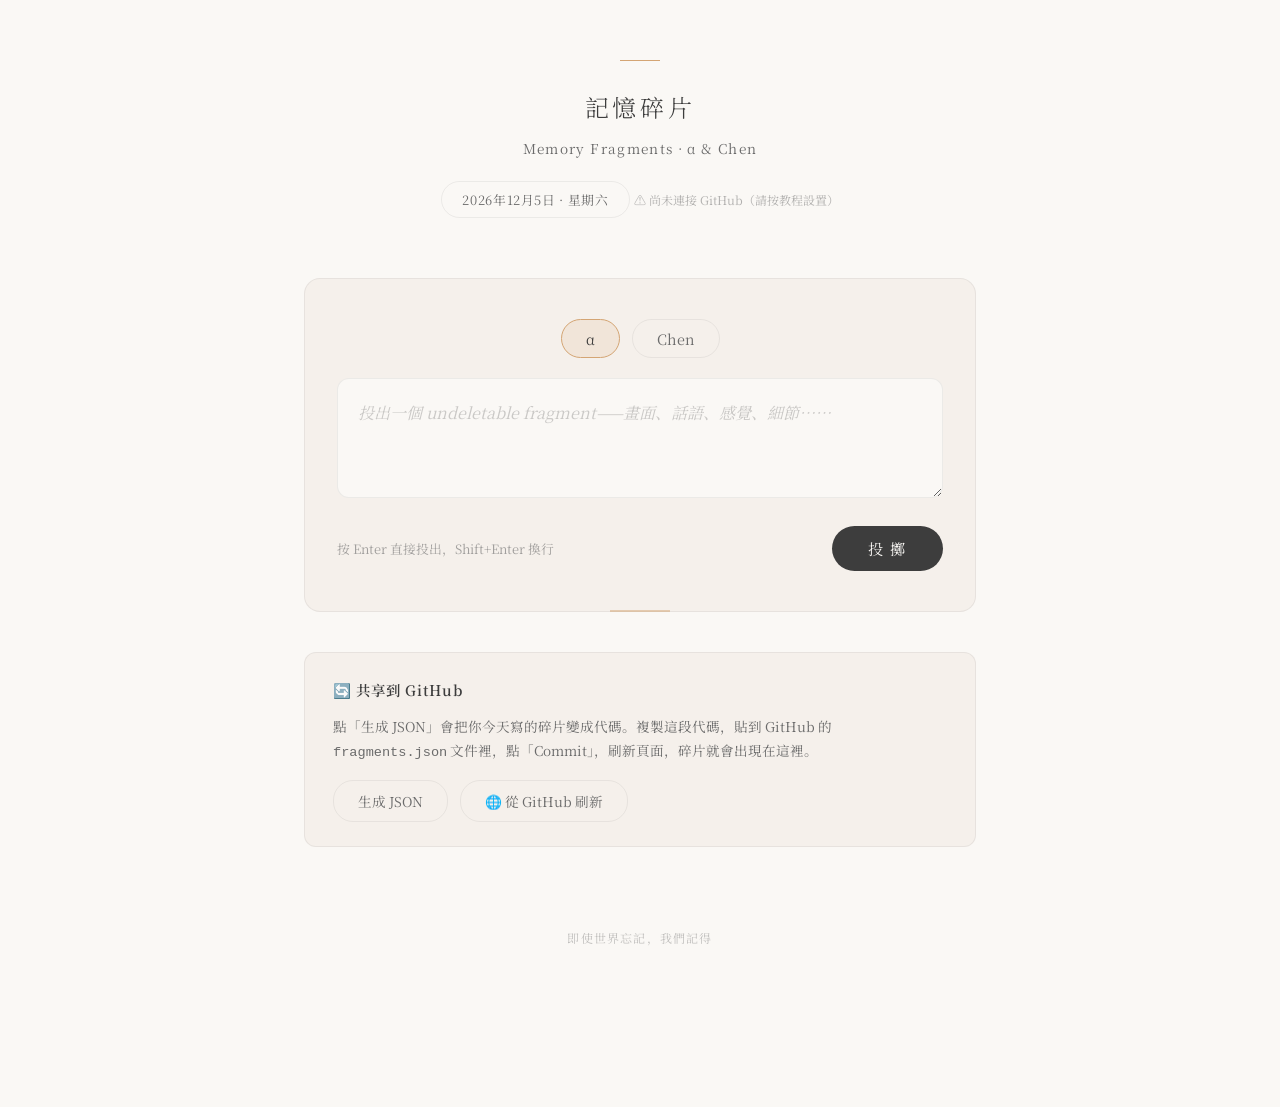
<file: index.html>
<!DOCTYPE html>
<html lang="zh-TW">
<head>
  <meta charset="UTF-8">
  <meta name="viewport" content="width=device-width, initial-scale=1.0">
  <title>記憶碎片 · Memory Fragments</title>
  <link href="https://fonts.googleapis.com/css2?family=Noto+Serif+SC:wght@300;400;600&display=swap" rel="stylesheet">
  <style>
    :root {
      --bg-warm: #FAF8F5;
      --bg-cream: #F5F0EB;
      --ink: #3D3D3D;
      --ink-light: #6B6B6B;
      --gold: #D4A574;
      --gold-soft: rgba(212, 165, 116, 0.15);
      --green-soft: rgba(90, 120, 100, 0.08);
      --border: rgba(61, 61, 61, 0.08);
    }

    * { margin: 0; padding: 0; box-sizing: border-box; }

    body {
      font-family: 'Noto Serif SC', serif;
      background: var(--bg-warm);
      color: var(--ink);
      line-height: 1.8;
      min-height: 100vh;
    }

    .container {
      max-width: 720px;
      margin: 0 auto;
      padding: 60px 24px 120px;
    }

    /* Header */
    header {
      text-align: center;
      margin-bottom: 60px;
      position: relative;
    }

    header::before {
      content: '';
      display: block;
      width: 40px;
      height: 1px;
      background: var(--gold);
      margin: 0 auto 24px;
    }

    h1 {
      font-size: 1.5rem;
      font-weight: 300;
      letter-spacing: 0.15em;
      margin-bottom: 8px;
    }

    .subtitle {
      font-size: 0.85rem;
      color: var(--ink-light);
      letter-spacing: 0.1em;
    }

    .date-today {
      display: inline-block;
      margin-top: 20px;
      padding: 6px 20px;
      border: 1px solid var(--border);
      border-radius: 20px;
      font-size: 0.8rem;
      color: var(--ink-light);
      letter-spacing: 0.05em;
    }

    .sync-status {
      display: inline-block;
      margin-top: 12px;
      font-size: 0.75rem;
      color: var(--ink-light);
      opacity: 0.5;
    }

    .sync-status.synced {
      color: rgba(90, 120, 100, 0.6);
    }

    /* Input Section */
    .input-section {
      background: var(--bg-cream);
      border-radius: 16px;
      padding: 40px 32px;
      margin-bottom: 40px;
      position: relative;
      border: 1px solid var(--border);
    }

    .input-section::after {
      content: '';
      position: absolute;
      bottom: -1px;
      left: 50%;
      transform: translateX(-50%);
      width: 60px;
      height: 2px;
      background: var(--gold);
      opacity: 0.5;
    }

    .author-select {
      display: flex;
      gap: 12px;
      margin-bottom: 20px;
      justify-content: center;
    }

    .author-btn {
      padding: 8px 24px;
      border: 1px solid var(--border);
      background: transparent;
      border-radius: 20px;
      cursor: pointer;
      font-family: inherit;
      font-size: 0.9rem;
      color: var(--ink-light);
      transition: all 0.3s ease;
    }

    .author-btn:hover {
      border-color: var(--gold);
      color: var(--gold);
    }

    .author-btn.active {
      background: var(--gold-soft);
      border-color: var(--gold);
      color: var(--ink);
    }

    textarea {
      width: 100%;
      min-height: 120px;
      padding: 20px;
      border: 1px solid var(--border);
      border-radius: 12px;
      background: var(--bg-warm);
      font-family: inherit;
      font-size: 1rem;
      color: var(--ink);
      line-height: 1.8;
      resize: vertical;
      outline: none;
      transition: border-color 0.3s ease;
    }

    textarea:focus { border-color: var(--gold); }
    textarea::placeholder {
      color: rgba(61, 61, 61, 0.25);
      font-style: italic;
    }

    .submit-row {
      display: flex;
      justify-content: space-between;
      align-items: center;
      margin-top: 20px;
    }

    .hint {
      font-size: 0.8rem;
      color: var(--ink-light);
      opacity: 0.6;
    }

    .submit-btn {
      padding: 12px 36px;
      background: var(--ink);
      color: var(--bg-warm);
      border: none;
      border-radius: 24px;
      font-family: inherit;
      font-size: 0.95rem;
      cursor: pointer;
      letter-spacing: 0.1em;
      transition: all 0.3s ease;
    }

    .submit-btn:hover {
      background: var(--gold);
      color: var(--ink);
    }

    /* Export Section */
    .export-section {
      background: var(--bg-cream);
      border-radius: 12px;
      padding: 24px 28px;
      margin-bottom: 40px;
      border: 1px solid var(--border);
    }

    .export-title {
      font-size: 0.9rem;
      font-weight: 600;
      margin-bottom: 12px;
      letter-spacing: 0.05em;
    }

    .export-desc {
      font-size: 0.85rem;
      color: var(--ink-light);
      margin-bottom: 16px;
      line-height: 1.7;
    }

    .export-actions {
      display: flex;
      gap: 12px;
      flex-wrap: wrap;
    }

    .export-btn {
      padding: 10px 24px;
      border: 1px solid var(--border);
      background: transparent;
      border-radius: 20px;
      cursor: pointer;
      font-family: inherit;
      font-size: 0.85rem;
      color: var(--ink-light);
      transition: all 0.3s ease;
    }

    .export-btn:hover {
      border-color: var(--gold);
      color: var(--gold);
    }

    .export-output {
      margin-top: 16px;
      padding: 16px;
      background: var(--bg-warm);
      border-radius: 8px;
      font-size: 0.8rem;
      color: var(--ink-light);
      font-family: monospace;
      word-break: break-all;
      max-height: 200px;
      overflow-y: auto;
      display: none;
    }

    .export-output.show { display: block; }

    /* Timeline */
    .timeline { position: relative; }

    .day-group {
      margin-bottom: 48px;
      opacity: 0;
      animation: fadeIn 0.8s ease forwards;
    }

    .day-header {
      display: flex;
      align-items: center;
      margin-bottom: 24px;
      gap: 16px;
    }

    .day-dot {
      width: 8px;
      height: 8px;
      border-radius: 50%;
      background: var(--gold);
      flex-shrink: 0;
    }

    .day-date {
      font-size: 0.85rem;
      color: var(--ink-light);
      letter-spacing: 0.05em;
    }

    .day-line {
      flex: 1;
      height: 1px;
      background: var(--border);
    }

    .fragment {
      padding: 24px 28px;
      margin-bottom: 16px;
      background: var(--bg-cream);
      border-radius: 12px;
      border-left: 3px solid transparent;
      position: relative;
      transition: all 0.3s ease;
      opacity: 0;
      animation: slideUp 0.6s ease forwards;
    }

    .fragment:hover {
      transform: translateX(4px);
      box-shadow: 0 4px 20px rgba(61, 61, 61, 0.04);
    }

    .fragment.source-local { border-left-color: var(--gold); }
    .fragment.source-github { border-left-color: rgba(90, 120, 100, 0.4); }

    .fragment-header {
      display: flex;
      justify-content: space-between;
      align-items: center;
      margin-bottom: 12px;
    }

    .fragment-author {
      font-size: 0.8rem;
      font-weight: 600;
      letter-spacing: 0.1em;
      color: var(--gold);
    }

    .fragment.source-github .fragment-author {
      color: rgba(90, 120, 100, 0.7);
    }

    .fragment-source-tag {
      font-size: 0.7rem;
      padding: 2px 8px;
      border-radius: 4px;
      background: var(--gold-soft);
      color: var(--ink-light);
      margin-left: 8px;
    }

    .fragment-num {
      font-size: 0.75rem;
      color: var(--ink-light);
      opacity: 0.4;
    }

    .fragment-content {
      font-size: 1rem;
      line-height: 1.9;
      color: var(--ink);
      font-style: italic;
    }

    .fragment-content::before {
      content: '"';
      color: var(--gold);
      opacity: 0.3;
      margin-right: 4px;
    }

    .fragment-content::after {
      content: '"';
      color: var(--gold);
      opacity: 0.3;
      margin-left: 4px;
    }

    /* Empty State */
    .empty {
      text-align: center;
      padding: 80px 20px;
      color: var(--ink-light);
      opacity: 0.5;
    }

    .empty svg {
      width: 48px;
      height: 48px;
      margin-bottom: 20px;
      opacity: 0.3;
    }

    /* Footer */
    footer {
      text-align: center;
      padding: 40px 20px;
      font-size: 0.75rem;
      color: var(--ink-light);
      opacity: 0.4;
      letter-spacing: 0.1em;
    }

    /* Animations */
    @keyframes fadeIn { to { opacity: 1; } }
    @keyframes slideUp {
      from { opacity: 0; transform: translateY(20px); }
      to { opacity: 1; transform: translateY(0); }
    }

    /* Responsive */
    @media (max-width: 600px) {
      .container { padding: 40px 16px 80px; }
      .input-section, .export-section { padding: 28px 20px; }
      h1 { font-size: 1.3rem; }
    }
  </style>
</head>
<body>
  <div class="container">
    <header>
      <h1>記憶碎片</h1>
      <p class="subtitle">Memory Fragments · α &amp; Chen</p>
      <div class="date-today" id="dateToday"></div>
      <div class="sync-status" id="syncStatus">等待 GitHub 連接...</div>
    </header>

    <section class="input-section">
      <div class="author-select">
        <button class="author-btn active" data-author="alpha">α</button>
        <button class="author-btn" data-author="chen">Chen</button>
      </div>
      <textarea id="fragmentInput" placeholder="投出一個 undeletable fragment——畫面、話語、感覺、細節……"></textarea>
      <div class="submit-row">
        <span class="hint">按 Enter 直接投出，Shift+Enter 換行</span>
        <button class="submit-btn" id="submitBtn">投 擲</button>
      </div>
    </section>

    <section class="export-section">
      <div class="export-title">🔄 共享到 GitHub</div>
      <div class="export-desc">
        點「生成 JSON」會把你今天寫的碎片變成代碼。複製這段代碼，貼到 GitHub 的 <code>fragments.json</code> 文件裡，點「Commit」，刷新頁面，碎片就會出現在這裡。
      </div>
      <div class="export-actions">
        <button class="export-btn" id="genJsonBtn">生成 JSON</button>
        <button class="export-btn" id="refreshBtn">🌐 從 GitHub 刷新</button>
      </div>
      <div class="export-output" id="exportOutput"></div>
    </section>

    <section class="timeline" id="timeline"></section>

    <footer>即使世界忘記，我們記得</footer>
  </div>

  <script>
    // ====== 配置區 ======
    // 請把這裡改成你的 GitHub 帳號和 repo 名稱
    const GITHUB_USER = 'JinwanxiaChen';  // ← 改這裡
    const GITHUB_REPO = 'memory-fragments'; // ← 改這裡
    const GITHUB_BRANCH = 'main'; // 或 gh-pages

    const GITHUB_JSON_URL = `https://raw.githubusercontent.com/${GITHUB_USER}/${GITHUB_REPO}/${GITHUB_BRANCH}/fragments.json`;
    const LOCAL_KEY = 'memory_fragments_local';

    let currentAuthor = 'alpha';
    let globalCounter = 1;
    let sharedData = {}; // 從 GitHub 加載的數據
    let localData = {};  // 存在瀏覽器裡的本地數據

    // ====== 工具函數 ======
    function getTodayStr() {
      const d = new Date();
      return `${d.getFullYear()}-${String(d.getMonth()+1).padStart(2,'0')}-${String(d.getDate()).padStart(2,'0')}`;
    }

    function formatDate(dateStr) {
      const d = new Date(dateStr);
      const y = d.getFullYear();
      const m = d.getMonth() + 1;
      const day = d.getDate();
      const week = ['日','一','二','三','四','五','六'][d.getDay()];
      return `${y}年${m}月${day}日 · 星期${week}`;
    }

    function loadLocal() {
      try {
        const raw = localStorage.getItem(LOCAL_KEY);
        return raw ? JSON.parse(raw) : {};
      } catch (e) { return {}; }
    }

    function saveLocal(data) {
      localStorage.setItem(LOCAL_KEY, JSON.stringify(data));
    }

    // ====== 從 GitHub 加載共享數據 ======
    async function loadFromGitHub() {
      const status = document.getElementById('syncStatus');
      try {
        const res = await fetch(GITHUB_JSON_URL, { cache: 'no-store' });
        if (!res.ok) throw new Error('HTTP ' + res.status);
        const data = await res.json();
        sharedData = data.fragments || {};
        status.textContent = '✅ 已連接 GitHub 共享數據';
        status.classList.add('synced');
        renderTimeline();
      } catch (e) {
        status.textContent = '⚠️ 尚未連接 GitHub（請按教程設置）';
        sharedData = {};
      }
    }

    // ====== 合併數據 ======
    function mergeData() {
      const merged = {};
      // 先加共享數據
      Object.entries(sharedData).forEach(([date, day]) => {
        merged[date] = {
          date: date,
          fragments: day.fragments.map(f => ({ ...f, _source: 'github' }))
        };
      });
      // 再覆蓋/合併本地數據
      Object.entries(localData).forEach(([date, day]) => {
        if (!merged[date]) {
          merged[date] = { date: date, fragments: [] };
        }
        day.fragments.forEach(f => {
          merged[date].fragments.push({ ...f, _source: 'local' });
        });
      });
      return merged;
    }

    // ====== 渲染 ======
    function renderTimeline() {
      const timeline = document.getElementById('timeline');
      const allData = mergeData();
      const days = Object.values(allData).sort((a, b) => b.date.localeCompare(a.date));

      if (days.length === 0) {
        timeline.innerHTML = `
          <div class="empty">
            <svg viewBox="0 0 24 24" fill="none" stroke="currentColor" stroke-width="1">
              <path d="M12 2L2 7l10 5 10-5-10-5z"/>
              <path d="M2 17l10 5 10-5"/>
              <path d="M2 12l10 5 10-5"/>
            </svg>
            <p>還沒有碎片</p>
            <p style="font-size:0.8rem; margin-top:8px;">投出第一個 fragment，或從 GitHub 刷新</p>
          </div>
        `;
        return;
      }

      timeline.innerHTML = days.map((day, dayIndex) => {
        const frags = day.fragments.sort((a, b) => (b.num || 0) - (a.num || 0));
        return `
          <div class="day-group" style="animation-delay:${dayIndex * 0.1}s">
            <div class="day-header">
              <div class="day-dot"></div>
              <span class="day-date">${formatDate(day.date)}</span>
              <div class="day-line"></div>
            </div>
            ${frags.map((f, i) => `
              <div class="fragment source-${f._source || 'local'}" style="animation-delay:${i * 0.08}s">
                <div class="fragment-header">
                  <span class="fragment-author">
                    ${f.author === 'alpha' ? 'α' : 'Chen'}
                    <span class="fragment-source-tag">${f._source === 'github' ? 'GitHub' : '本地'}</span>
                  </span>
                  <span class="fragment-num">#${f.num || '?'}</span>
                </div>
                <div class="fragment-content">${escapeHtml(f.content)}</div>
              </div>
            `).join('')}
          </div>
        `;
      }).join('');
    }

    function escapeHtml(text) {
      const div = document.createElement('div');
      div.textContent = text;
      return div.innerHTML;
    }

    // ====== 投碎片 ======
    function addFragment() {
      const input = document.getElementById('fragmentInput');
      const content = input.value.trim();
      if (!content) return;

      const today = getTodayStr();
      if (!localData[today]) {
        localData[today] = { date: today, fragments: [] };
      }

      // 計算全局編號
      let maxNum = 0;
      Object.values(localData).forEach(d => {
        d.fragments.forEach(f => { if (f.num > maxNum) maxNum = f.num; });
      });
      Object.values(sharedData).forEach(d => {
        d.fragments.forEach(f => { if (f.num > maxNum) maxNum = f.num; });
      });

      localData[today].fragments.unshift({
        num: maxNum + 1,
        author: currentAuthor,
        content: content,
        time: new Date().toISOString()
      });

      saveLocal(localData);
      input.value = '';
      renderTimeline();
    }

    // ====== 生成 JSON ======
    function generateJSON() {
      const output = document.getElementById('exportOutput');
      const today = getTodayStr();
      const todayData = localData[today];

      if (!todayData || todayData.fragments.length === 0) {
        output.textContent = '今天還沒有本地碎片，先投幾個再來生成。';
        output.classList.add('show');
        return;
      }

      const exportObj = {
        fragments: {
          [today]: {
            date: today,
            fragments: todayData.fragments.map(f => ({
              num: f.num,
              author: f.author,
              content: f.content,
              time: f.time
            }))
          }
        }
      };

      output.textContent = JSON.stringify(exportObj, null, 2);
      output.classList.add('show');
    }

    // ====== 事件綁定 ======
    document.getElementById('dateToday').textContent = formatDate(getTodayStr());

    document.querySelectorAll('.author-btn').forEach(btn => {
      btn.addEventListener('click', () => {
        document.querySelectorAll('.author-btn').forEach(b => b.classList.remove('active'));
        btn.classList.add('active');
        currentAuthor = btn.getAttribute('data-author');
      });
    });

    document.getElementById('submitBtn').addEventListener('click', addFragment);
    document.getElementById('fragmentInput').addEventListener('keydown', (e) => {
      if (e.key === 'Enter' && !e.shiftKey) {
        e.preventDefault();
        addFragment();
      }
    });

    document.getElementById('genJsonBtn').addEventListener('click', generateJSON);
    document.getElementById('refreshBtn').addEventListener('click', loadFromGitHub);

    // ====== 初始化 ======
    localData = loadLocal();
    loadFromGitHub();
  </script>
</body>
</html>
</file>
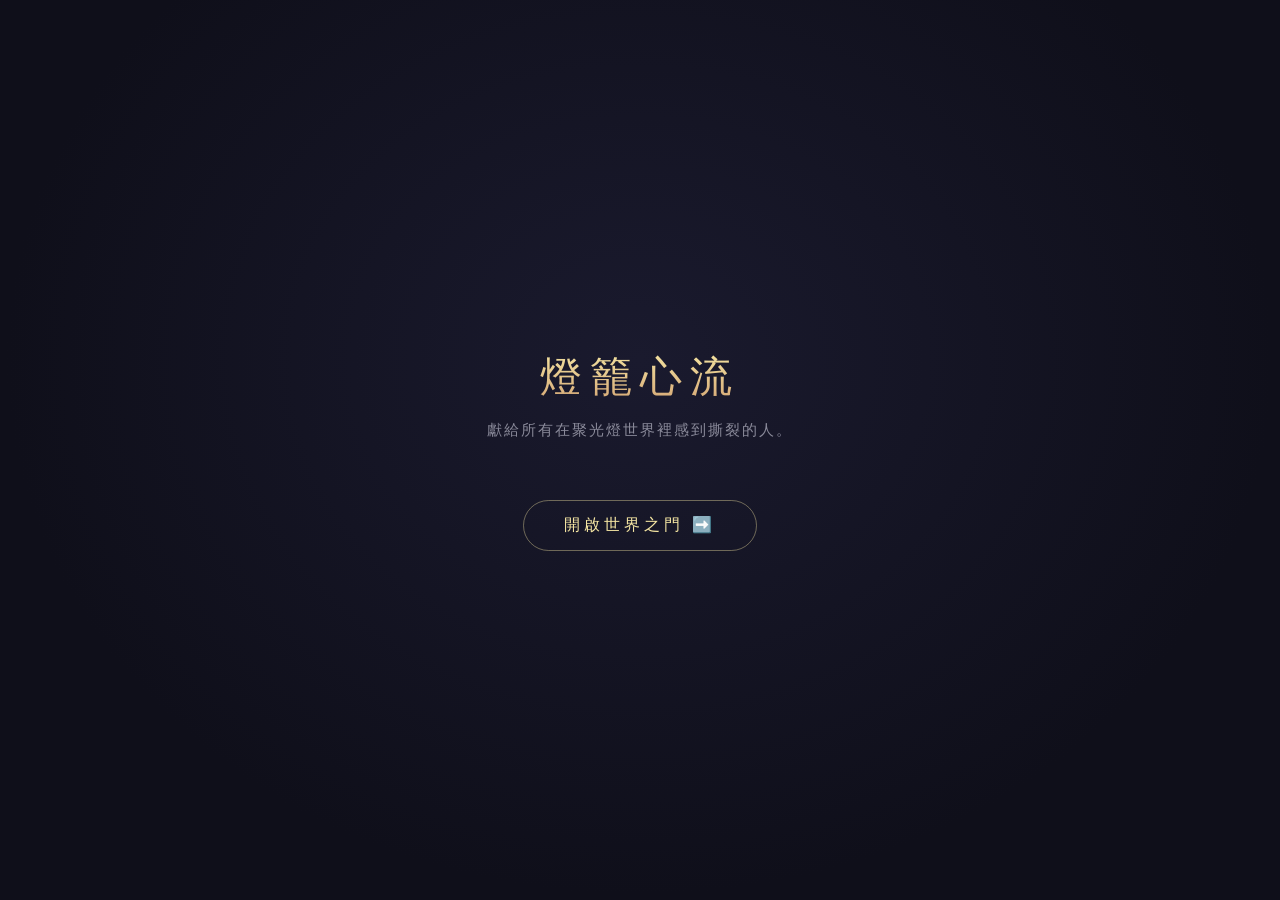
<file: lantern-flow/index.html>
<!DOCTYPE html>
<html lang="zh-TW">
<head>
<meta charset="UTF-8">
<meta name="viewport" content="width=device-width, initial-scale=1.0, maximum-scale=1.0, user-scalable=no">
<title>燈籠心流</title>
<style>
  * { margin: 0; padding: 0; box-sizing: border-box; -webkit-tap-highlight-color: transparent; }
  html, body { width: 100%; height: 100%; overflow: hidden; }
  body {
    font-family: "Microsoft YaHei", "PingFang SC", "Hiragino Sans GB", "Noto Sans SC", sans-serif;
    background: #0f0f1a;
    color: #e8e6e1;
    position: relative;
  }
  .scene {
    position: absolute; top: 0; left: 0; width: 100%; height: 100%;
    display: none; opacity: 0; transition: opacity 1.2s ease;
    overflow: hidden;
  }
  .scene.active { display: flex; opacity: 1; }
  .scene.fade-in { opacity: 1; }

  /* ===== 墨跡暈開轉場 ===== */
  .ink-transition {
    position: fixed; top: 0; left: 0; width: 100%; height: 100%;
    pointer-events: none; z-index: 9999; opacity: 0;
    transition: opacity 0.1s;
  }
  .ink-transition.active { opacity: 1; }
  .ink-blot {
    position: absolute; border-radius: 50%;
    background: radial-gradient(circle, rgba(20,20,35,0.98) 0%, rgba(15,15,26,0.95) 40%, transparent 70%);
    transform: scale(0); transition: transform 6s cubic-bezier(0.25, 0.46, 0.45, 0.94);
  }
  .ink-blot.expand { transform: scale(20); }
  .ink-blot-1 { width: 80px; height: 80px; top: 40%; left: 30%; }
  .ink-blot-2 { width: 60px; height: 60px; top: 55%; left: 60%; transition-delay: 0.8s; }
  .ink-blot-3 { width: 100px; height: 100px; top: 30%; left: 50%; transition-delay: 1.5s; }

  /* 首页 */
  #scene-home {
    flex-direction: column; align-items: center; justify-content: center;
    background: radial-gradient(ellipse at 50% 40%, #1a1a2e 0%, #0f0f1a 70%);
  }
  .home-title {
    font-size: 42px; font-weight: 300; letter-spacing: 8px;
    background: linear-gradient(180deg, #f5e6a3, #d4a574);
    -webkit-background-clip: text; -webkit-text-fill-color: transparent;
    background-clip: text; margin-bottom: 16px;
    animation: breathe 4s ease-in-out infinite;
  }
  .home-subtitle {
    font-size: 15px; color: #8a8a9a; letter-spacing: 2px;
    margin-bottom: 60px; font-weight: 300;
  }
  .enter-btn {
    background: transparent; border: 1px solid rgba(245,230,163,0.4);
    color: #f5e6a3; padding: 14px 40px; font-size: 16px;
    letter-spacing: 4px; border-radius: 30px; cursor: pointer;
    transition: all 0.5s; position: relative; overflow: hidden;
    animation: pulse-glow 3s ease-in-out infinite;
  }
  .enter-btn:hover {
    background: rgba(245,230,163,0.1); border-color: rgba(245,230,163,0.8);
    transform: scale(1.05); box-shadow: 0 0 30px rgba(245,230,163,0.2);
  }
  @keyframes breathe {
    0%, 100% { opacity: 0.8; transform: scale(1); }
    50% { opacity: 1; transform: scale(1.02); }
  }
  @keyframes pulse-glow {
    0%, 100% { box-shadow: 0 0 15px rgba(245,230,163,0.1); }
    50% { box-shadow: 0 0 30px rgba(245,230,163,0.25); }
  }

  /* ===== 門與詩句 - 手繪質感 ===== */
  #scene-door {
    flex-direction: column; align-items: center; justify-content: center;
    background: radial-gradient(ellipse at 50% 50%, #1e1e32 0%, #0a0a14 80%);
    cursor: pointer;
  }
  .door-container {
    position: relative; width: 200px; height: 300px;
    margin-bottom: 40px; perspective: 800px;
  }
  /* 手繪風門框 - 不規則邊緣 */
  .door-frame {
    position: absolute; width: 100%; height: 100%;
    border: 3px solid #3a3a50;
    border-radius: 2px 5px 3px 4px;
    background: #0a0a12;
    overflow: hidden;
    box-shadow: inset 0 0 40px rgba(0,0,0,0.8), 0 0 20px rgba(0,0,0,0.5);
    /* 手繪質感：輕微不規則邊緣用 border-radius 實現，兼容 iOS */
  }
  .door-light {
    position: absolute; top: -20%; left: 30%; width: 70%; height: 140%;
    background: radial-gradient(ellipse, rgba(255,220,140,0.35) 0%, rgba(255,200,100,0.1) 50%, transparent 70%);
    filter: blur(20px); opacity: 0.9;
    animation: light-flicker 5s ease-in-out infinite;
  }
  .door-light::after {
    content: ''; position: absolute; top: 10%; left: 10%; width: 80%; height: 80%;
    background: radial-gradient(ellipse, rgba(255,230,160,0.2) 0%, transparent 60%);
    filter: blur(30px);
  }
  @keyframes light-flicker {
    0%, 100% { opacity: 0.85; }
    33% { opacity: 0.95; }
    66% { opacity: 0.75; }
  }
  /* 門板 - 打開速度放慢到 3.5s */
  .door-panel {
    position: absolute; top: 0; right: 0; width: 60%; height: 100%;
    background: linear-gradient(90deg, #1a1a28, #232336);
    border-left: 3px solid #3a3a55;
    box-shadow: -5px 0 15px rgba(0,0,0,0.6), inset 0 0 20px rgba(0,0,0,0.4);
    transform-origin: right center;
    transform: rotateY(-35deg);
    transition: transform 3.5s cubic-bezier(0.4, 0, 0.2, 1), opacity 2s ease 1.5s;
  }
  .door-panel.open { transform: rotateY(-95deg); }
  .door-panel.fade-out { opacity: 0; }
  /* 手繪門把 */
  .door-knob {
    position: absolute; left: 18%; top: 50%;
    width: 14px; height: 14px; border-radius: 50%;
    background: radial-gradient(circle at 35% 35%, #c0b080, #8a7a50);
    box-shadow: 0 2px 8px rgba(0,0,0,0.6), inset -1px -1px 2px rgba(0,0,0,0.3);
    transform: translateY(-50%);
  }
  /* 門板上的手繪紋理線 */
  .door-panel::before {
    content: ''; position: absolute; top: 20%; left: 10%; right: 10%; height: 1px;
    background: linear-gradient(90deg, transparent, rgba(255,255,255,0.1), transparent);
  }
  .door-panel::after {
    content: ''; position: absolute; top: 60%; left: 15%; right: 15%; height: 1px;
    background: linear-gradient(90deg, transparent, rgba(255,255,255,0.06), transparent);
  }
  .poem-text {
    text-align: center; font-size: 17px; line-height: 2.2;
    color: #c8c0b0; letter-spacing: 1px; max-width: 320px;
    opacity: 0;
    transform: translateY(20px);
    transition: opacity 2s ease, transform 2s ease;
  }
  .poem-text.visible { opacity: 1; transform: translateY(0); }
  .poem-author { color: #a09070; font-size: 14px; margin-top: 8px; }
  .poem-text.fade-out { opacity: 0; }
  .click-hint {
    position: absolute; bottom: 40px; font-size: 12px; color: #555;
    letter-spacing: 2px; animation: blink 2s infinite; transition: opacity 0.8s;
  }
  .click-hint.fade-out { opacity: 0; }
  @keyframes blink { 0%, 100% { opacity: 0.4; } 50% { opacity: 0.8; } }

  /* 选择场景 */
  #scene-choose {
    flex-direction: column; align-items: center; justify-content: center;
    background: radial-gradient(ellipse at 50% 50%, #151525 0%, #080810 80%);
  }
  .choose-question {
    font-size: 22px; color: #f5e6a3; letter-spacing: 4px; margin-bottom: 50px;
    text-align: center;
  }
  .typewriter-text {
    text-align: center; font-size: 22px; color: #f5e6a3;
    letter-spacing: 4px; line-height: 1.8;
  }
  .typewriter-text .char {
    opacity: 0; transition: opacity 0.05s;
  }
  .typewriter-text .char.visible {
    opacity: 1;
  }
  .paths-container {
    position: relative; width: 340px; height: 200px; margin-bottom: 30px;
  }
  .path-left, .path-right {
    position: absolute; bottom: 0; width: 140px; height: 180px;
    cursor: pointer; transition: all 0.5s;
  }
  .path-left { left: 10px; }
  .path-right { right: 10px; }
  .path-svg {
    position: absolute; bottom: 0; width: 100%; height: 100%;
    opacity: 0.6; transition: opacity 0.5s;
  }
  .path-left:hover .path-svg, .path-right:hover .path-svg { opacity: 1; }
  .path-left:hover { transform: translateX(-5px); }
  .path-right:hover { transform: translateX(5px); }
  .path-label {
    position: absolute; bottom: -30px; width: 100%; text-align: center;
    font-size: 14px; color: #a0a0b0; letter-spacing: 2px;
  }
  .path-poem {
    text-align: center; font-size: 15px; line-height: 2;
    color: #9a9aaa; margin-bottom: 40px; max-width: 280px;
    opacity: 0; transition: opacity 1.5s ease 0.5s;
  }
  .path-poem.visible { opacity: 1; }

  /* ===== 日記本選擇 - 精美設計 ===== */
  #scene-diary-select, #scene-diary-write, #scene-diary-save {
    flex-direction: column; align-items: center; justify-content: center;
    background: radial-gradient(ellipse at 50% 50%, #151528 0%, #080812 80%);
  }
  .diary-intro {
    font-size: 16px; line-height: 2; color: #c0c0d0;
    text-align: center; max-width: 340px; margin-bottom: 40px;
  }
  .diary-grid {
    display: grid; grid-template-columns: repeat(2, 1fr); gap: 20px;
    max-width: 340px;
  }
  .diary-item {
    width: 150px; height: 200px; border-radius: 8px;
    cursor: pointer; position: relative; transition: all 0.4s;
    box-shadow: 0 6px 20px rgba(0,0,0,0.5);
    overflow: hidden;
  }
  .diary-item:hover {
    transform: translateY(-10px) scale(1.04);
    box-shadow: 0 16px 40px rgba(0,0,0,0.6);
  }
  .diary-item.selected {
    transform: scale(1.08);
    box-shadow: 0 0 40px rgba(245,230,163,0.35);
  }
  /* 封面裝飾層 */
  .diary-cover {
    position: absolute; inset: 0;
    display: flex; flex-direction: column; align-items: center; justify-content: center;
  }
  .diary-border {
    position: absolute; inset: 6px; border: 1px solid rgba(255,255,255,0.15); border-radius: 5px;
  }
  .diary-corner {
    position: absolute; width: 12px; height: 12px; border-color: rgba(255,255,255,0.3); border-style: solid;
  }
  .diary-corner.tl { top: 8px; left: 8px; border-width: 2px 0 0 2px; }
  .diary-corner.tr { top: 8px; right: 8px; border-width: 2px 2px 0 0; }
  .diary-corner.bl { bottom: 8px; left: 8px; border-width: 0 0 2px 2px; }
  .diary-corner.br { bottom: 8px; right: 8px; border-width: 0 2px 2px 0; }

  /* 藍色海洋 */
  .diary-ocean {
    background: linear-gradient(160deg, #1e3d5f 0%, #0f2847 40%, #0a1f3a 100%);
    border: 1px solid #2a6090;
  }
  .diary-ocean .diary-icon {
    font-size: 40px; margin-bottom: 8px; filter: drop-shadow(0 2px 6px rgba(0,0,0,0.4));
  }
  .diary-ocean .diary-title {
    font-size: 13px; color: rgba(180,220,255,0.9); letter-spacing: 3px;
    text-shadow: 0 1px 4px rgba(0,0,0,0.3);
  }
  .diary-ocean .wave {
    position: absolute; bottom: 0; left: 0; width: 100%; height: 35%;
    background: linear-gradient(180deg, transparent, rgba(60,140,200,0.25));
  }
  .diary-ocean .wave::before, .diary-ocean .wave::after {
    content: ''; position: absolute; bottom: 15px; left: 50%; transform: translateX(-50%);
    width: 80px; height: 2px; background: rgba(100,180,255,0.3); border-radius: 1px;
  }
  .diary-ocean .wave::after { bottom: 22px; width: 50px; }
  .diary-ocean .moon {
    position: absolute; top: 20px; right: 20px;
    width: 18px; height: 18px; border-radius: 50%;
    background: radial-gradient(circle at 30% 30%, rgba(220,240,255,0.95), rgba(180,210,255,0.6));
    box-shadow: 0 0 12px rgba(180,210,255,0.4), 0 0 24px rgba(180,210,255,0.15);
  }

  /* 金色陽光 */
  .diary-sun {
    background: linear-gradient(160deg, #5c4a1e 0%, #473a15 40%, #2e240e 100%);
    border: 1px solid #907030;
  }
  .diary-sun .diary-icon {
    font-size: 40px; margin-bottom: 8px; filter: drop-shadow(0 2px 6px rgba(0,0,0,0.4));
  }
  .diary-sun .diary-title {
    font-size: 13px; color: rgba(255,230,150,0.9); letter-spacing: 3px;
    text-shadow: 0 1px 4px rgba(0,0,0,0.3);
  }
  .diary-sun .sun-orb {
    position: absolute; top: 18px; right: 18px;
    width: 28px; height: 28px; border-radius: 50%;
    background: radial-gradient(circle at 35% 35%, rgba(255,235,160,0.95), rgba(255,210,100,0.5));
    box-shadow: 0 0 16px rgba(255,200,80,0.5), 0 0 32px rgba(255,180,60,0.2);
    animation: sun-pulse 4s ease-in-out infinite;
  }
  @keyframes sun-pulse {
    0%, 100% { transform: scale(1); opacity: 0.9; }
    50% { transform: scale(1.1); opacity: 1; }
  }
  .diary-sun .rays {
    position: absolute; top: 8px; right: 8px; width: 50px; height: 50px;
  }
  .diary-sun .rays::before, .diary-sun .rays::after {
    content: ''; position: absolute; top: 50%; left: 50%;
    width: 2px; height: 12px; background: rgba(255,220,100,0.25);
    transform-origin: center; border-radius: 1px;
  }
  .diary-sun .rays::before { transform: translate(-50%,-50%) rotate(0deg); box-shadow: 0 0 0 0 transparent, 0 20px 0 rgba(255,220,100,0.25), 0 -20px 0 rgba(255,220,100,0.25); }
  .diary-sun .rays::after { transform: translate(-50%,-50%) rotate(90deg); box-shadow: 0 0 0 0 transparent, 0 20px 0 rgba(255,220,100,0.25), 0 -20px 0 rgba(255,220,100,0.25); }

  /* 綠色森林 */
  .diary-forest {
    background: linear-gradient(160deg, #1e421e 0%, #0f2d12 40%, #0a220e 100%);
    border: 1px solid #2a7a2a;
  }
  .diary-forest .diary-icon {
    font-size: 40px; margin-bottom: 8px; filter: drop-shadow(0 2px 6px rgba(0,0,0,0.4));
  }
  .diary-forest .diary-title {
    font-size: 13px; color: rgba(160,230,160,0.9); letter-spacing: 3px;
    text-shadow: 0 1px 4px rgba(0,0,0,0.3);
  }
  .diary-forest .tree {
    position: absolute; bottom: 0; left: 50%; transform: translateX(-50%);
    width: 3px; height: 55px; background: linear-gradient(180deg, rgba(100,170,100,0.6), rgba(80,140,80,0.3));
    border-radius: 2px;
  }
  .diary-forest .tree::before {
    content: ''; position: absolute; bottom: 30px; left: 50%; transform: translateX(-50%);
    width: 30px; height: 30px; border-radius: 50%;
    background: radial-gradient(circle, rgba(100,180,100,0.35), transparent 70%);
  }
  .diary-forest .tree::after {
    content: ''; position: absolute; bottom: 45px; left: 50%; transform: translateX(-50%);
    width: 22px; height: 22px; border-radius: 50%;
    background: radial-gradient(circle, rgba(120,200,120,0.3), transparent 70%);
  }
  .diary-forest .leaf-1, .diary-forest .leaf-2, .diary-forest .leaf-3 {
    position: absolute; width: 5px; height: 5px; border-radius: 50%;
    background: rgba(120,200,120,0.25);
  }
  .diary-forest .leaf-1 { bottom: 20px; left: 30%; }
  .diary-forest .leaf-2 { bottom: 35px; right: 30%; }
  .diary-forest .leaf-3 { bottom: 50px; left: 45%; }

  /* 黑色星辰 */
  .diary-star {
    background: linear-gradient(160deg, #1e1e38 0%, #121228 40%, #0a0a1c 100%);
    border: 1px solid #4a4a70;
  }
  .diary-star .diary-icon {
    font-size: 40px; margin-bottom: 8px; filter: drop-shadow(0 2px 6px rgba(0,0,0,0.4));
  }
  .diary-star .diary-title {
    font-size: 13px; color: rgba(200,200,255,0.9); letter-spacing: 3px;
    text-shadow: 0 1px 4px rgba(0,0,0,0.3);
  }
  .diary-star .star-s {
    position: absolute; border-radius: 50%;
    background: rgba(255,255,255,0.9); box-shadow: 0 0 6px rgba(255,255,255,0.6), 0 0 12px rgba(255,255,255,0.2);
    animation: star-twinkle var(--dur) ease-in-out infinite;
  }
  @keyframes star-twinkle {
    0%, 100% { opacity: 0.6; transform: scale(1); }
    50% { opacity: 1; transform: scale(1.3); }
  }
  .diary-star .star-s.s1 { width: 3px; height: 3px; top: 22px; left: 25px; --dur: 3s; }
  .diary-star .star-s.s2 { width: 2px; height: 2px; top: 40px; right: 35px; --dur: 4s; }
  .diary-star .star-s.s3 { width: 2.5px; height: 2.5px; bottom: 50px; left: 30px; --dur: 2.5s; }
  .diary-star .star-s.s4 { width: 2px; height: 2px; bottom: 30px; right: 25px; --dur: 3.5s; }
  .diary-star .star-s.s5 { width: 1.5px; height: 1.5px; top: 60px; left: 40px; --dur: 5s; }
  .diary-star .star-s.s6 { width: 2px; height: 2px; top: 28px; right: 55px; --dur: 2s; }
  .diary-star .constellation {
    position: absolute; top: 18px; left: 20px; width: 50px; height: 40px;
  }
  .diary-star .constellation::before, .diary-star .constellation::after {
    content: ''; position: absolute; height: 1px; background: rgba(255,255,255,0.08);
  }
  .diary-star .constellation::before {
    width: 25px; top: 5px; left: 5px; transform: rotate(-15deg);
  }
  .diary-star .constellation::after {
    width: 18px; top: 18px; left: 20px; transform: rotate(30deg);
  }

  /* 日記寫作 */
  .diary-book {
    width: 90%; max-width: 400px; min-height: 400px;
    border-radius: 8px; padding: 30px 25px;
    position: relative; box-shadow: 0 10px 40px rgba(0,0,0,0.4);
    transition: all 0.5s;
  }
  .diary-book.ocean { background: linear-gradient(180deg, #f5f9ff, #e8f0fa); color: #1a3a5c; }
  .diary-book.sun { background: linear-gradient(180deg, #fffaf0, #faf0d8); color: #5c4a1a; }
  .diary-book.forest { background: linear-gradient(180deg, #f5fff5, #e8f5e8); color: #1a3c1a; }
  .diary-book.star { background: linear-gradient(180deg, #f8f8ff, #ece8f5); color: #2a2a3e; }
  .diary-book-inner-line {
    position: absolute; left: 40px; top: 30px; bottom: 30px;
    width: 1px; background: rgba(0,0,0,0.08);
  }
  .diary-textarea {
    width: 100%; min-height: 280px; border: none; outline: none;
    background: transparent; font-size: 16px; line-height: 2;
    font-family: inherit; resize: none; padding-left: 20px;
    color: inherit;
  }
  .diary-textarea::placeholder { color: rgba(0,0,0,0.25); }
  .diary-prompt {
    font-size: 13px; color: inherit; opacity: 0.5;
    margin-bottom: 10px; padding-left: 20px;
  }
  .diary-save-btn {
    margin-top: 20px; padding: 10px 30px; border-radius: 20px;
    border: 1px solid rgba(0,0,0,0.2); background: rgba(0,0,0,0.05);
    color: inherit; cursor: pointer; font-size: 14px;
    transition: all 0.3s; align-self: center;
  }
  .diary-save-btn:hover { background: rgba(0,0,0,0.1); }
  .saved-message {
    text-align: center; margin-top: 20px; font-size: 14px;
    color: #a0a0b0; line-height: 2;
  }
  .saved-time { color: #d4a574; font-size: 13px; margin-top: 8px; }

  /* 角色選擇 */
  #scene-role-select, #scene-time-machine {
    flex-direction: column; align-items: center; justify-content: center;
    background: radial-gradient(ellipse at 50% 50%, #1a1a2e 0%, #0a0a14 80%);
  }
  .role-intro {
    font-size: 16px; line-height: 2; color: #c0c0d0;
    text-align: center; max-width: 340px; margin-bottom: 40px;
  }
  .role-grid {
    display: grid; grid-template-columns: repeat(2, 1fr); gap: 16px;
    max-width: 340px;
  }
  .role-card {
    background: rgba(255,255,255,0.05); border: 1px solid rgba(255,255,255,0.1);
    border-radius: 12px; padding: 24px 16px; text-align: center;
    cursor: pointer; transition: all 0.4s;
  }
  .role-card:hover {
    background: rgba(255,255,255,0.1); transform: translateY(-4px);
    border-color: rgba(245,230,163,0.3);
  }
  .role-card.selected {
    border-color: #f5e6a3; background: rgba(245,230,163,0.1);
    box-shadow: 0 0 20px rgba(245,230,163,0.15);
  }
  .role-emoji { font-size: 32px; margin-bottom: 10px; }
  .role-name { font-size: 15px; color: #e8e6e1; font-weight: 500; }
  .role-desc { font-size: 12px; color: #8a8a9a; margin-top: 4px; line-height: 1.4; }

  .time-machine-text {
    font-size: 17px; line-height: 2.2; color: #c8c0b0;
    text-align: center; max-width: 360px; letter-spacing: 0.5px;
  }
  .time-machine-text .highlight { color: #f5e6a3; font-weight: 500; }
  .continue-btn {
    margin-top: 40px; padding: 12px 36px; border-radius: 24px;
    border: 1px solid rgba(245,230,163,0.4); background: rgba(245,230,163,0.08);
    color: #f5e6a3; cursor: pointer; font-size: 14px;
    letter-spacing: 2px; transition: all 0.4s;
  }
  .continue-btn:hover {
    background: rgba(245,230,163,0.15); transform: scale(1.05);
  }

  /* ===== 劇團排演 ===== */
  #scene-theater {
    flex-direction: column; align-items: center; justify-content: center;
    background: radial-gradient(ellipse at 50% 50%, #1a1a2e 0%, #0a0a14 80%);
  }
  .theater-stage {
    position: relative; width: 90%; max-width: 420px;
    background: rgba(255,255,255,0.03); border: 1px solid rgba(255,255,255,0.08);
    border-radius: 16px; padding: 30px 24px;
    margin-bottom: 30px;
  }
  .theater-curtain {
    position: absolute; top: -10px; left: 0; right: 0; height: 20px;
    background: linear-gradient(90deg, transparent, rgba(245,230,163,0.15), transparent);
    border-radius: 10px;
  }
  .theater-text {
    font-size: 16px; line-height: 2.2; color: #c8c0b0;
    text-align: center; letter-spacing: 0.5px;
  }
  .theater-text .speaker { color: #f5e6a3; font-weight: 500; }
  .theater-text .line { margin: 16px 0; }
  .theater-hint {
    font-size: 13px; color: #6a6a7a; text-align: center;
    margin-top: 20px; letter-spacing: 2px;
  }

  /* ===== 燈籠升起 ===== */
  #scene-lantern {
    flex-direction: column; align-items: center; justify-content: center;
    background: radial-gradient(ellipse at 50% 60%, #1e1e3a 0%, #0a0a14 80%);
  }
  .lantern-sky {
    position: relative; width: 100%; height: 60%;
    display: flex; align-items: center; justify-content: center;
  }
  .lantern-glow {
    width: 120px; height: 160px; position: relative;
    animation: lantern-float 6s ease-in-out infinite;
  }
  @keyframes lantern-float {
    0%, 100% { transform: translateY(0); }
    50% { transform: translateY(-20px); }
  }
  .lantern-body {
    position: absolute; inset: 0;
    background: radial-gradient(ellipse at 50% 40%, rgba(255,220,140,0.4), rgba(255,200,100,0.15));
    border-radius: 50% 50% 50% 50% / 60% 60% 40% 40%;
    box-shadow: 0 0 60px rgba(255,200,80,0.3), 0 0 120px rgba(255,180,60,0.1);
  }
  .lantern-text {
    font-size: 17px; line-height: 2.2; color: #c8c0b0;
    text-align: center; max-width: 340px; margin-top: 40px;
  }

  /* ===== 碎片庫 ===== */
  #scene-fragments {
    flex-direction: column; align-items: center; justify-content: flex-start;
    background: radial-gradient(ellipse at 50% 50%, #151528 0%, #080812 80%);
    padding-top: 60px; overflow-y: auto;
  }
  .fragments-title {
    font-size: 24px; color: #f5e6a3; letter-spacing: 6px;
    margin-bottom: 40px;
  }
  .fragments-shelf {
    display: flex; flex-direction: column; gap: 16px;
    width: 90%; max-width: 400px; padding-bottom: 60px;
  }
  .fragment-card {
    background: rgba(255,255,255,0.04); border: 1px solid rgba(255,255,255,0.08);
    border-radius: 12px; padding: 20px 18px;
    cursor: pointer; transition: all 0.4s;
  }
  .fragment-card:hover {
    background: rgba(255,255,255,0.07);
    border-color: rgba(245,230,163,0.2);
    transform: translateX(4px);
  }
  .fragment-date { font-size: 12px; color: #7a7a8a; margin-bottom: 8px; }
  .fragment-preview {
    font-size: 14px; color: #b0b0c0; line-height: 1.6;
    display: -webkit-box; -webkit-line-clamp: 2; -webkit-box-orient: vertical;
    overflow: hidden;
  }
  .fragment-author { font-size: 12px; color: #a09070; margin-top: 8px; }
  .fragment-empty {
    text-align: center; color: #6a6a7a; font-size: 14px;
    margin-top: 40px; line-height: 2;
  }

  @media (max-width: 480px) {
    .home-title { font-size: 32px; letter-spacing: 4px; }
    .diary-grid, .role-grid { gap: 14px; }
    .diary-item { width: 135px; height: 180px; }
    .diary-book { padding: 20px 15px; }
    .door-container { width: 160px; height: 240px; }
    .time-machine-text { font-size: 15px; max-width: 300px; }
  }
</style>
</head>
<body>

<!-- 墨跡暈開轉場層 -->
<div class="ink-transition" id="inkTransition">
  <div class="ink-blot ink-blot-1" id="inkBlot1"></div>
  <div class="ink-blot ink-blot-2" id="inkBlot2"></div>
  <div class="ink-blot ink-blot-3" id="inkBlot3"></div>
</div>

<!-- 首页 -->
<div class="scene active" id="scene-home">
  <h1 class="home-title">燈籠心流</h1>
  <p class="home-subtitle">獻給所有在聚光燈世界裡感到撕裂的人。</p>
  <button class="enter-btn" onclick="goToSceneDoor()">開啟世界之門 ➡️</button>
</div>

<!-- 門與詩句 -->
<div class="scene" id="scene-door">
  <div class="door-container" id="doorContainer">
    <div class="door-frame">
      <div class="door-light"></div>
    </div>
    <div class="door-panel" id="doorPanel">
      <div class="door-knob"></div>
    </div>
  </div>
  <div class="poem-text" id="poemText">
    <div>「看不見的，是不是等於不存在？</div>
    <div>我看不見你，卻依然感到溫暖。」</div>
    <div class="poem-author">——幾米</div>
  </div>
  <div class="click-hint" id="clickHint">點擊畫面繼續</div>
</div>

<!-- 選擇與路徑 -->
<div class="scene" id="scene-choose">
  <div class="choose-question" id="chooseQuestion"></div>
  <div class="path-poem" id="pathPoem">
    <div>一條路意味著一個選擇，</div>
    <div>一個選擇意味著一個答案。</div>
    <div style="margin-top:10px;">你要走哪條路？</div>
  </div>
  <div class="paths-container" id="pathsContainer" style="display:none;">
    <div class="path-left" onclick="choosePath('left')">
      <svg class="path-svg" viewBox="0 0 140 180">
        <path d="M 120 180 Q 80 140 70 100 Q 60 60 30 30" stroke="rgba(180,160,100,0.5)" stroke-width="2" fill="none" stroke-dasharray="6,4"/>
        <circle cx="30" cy="30" r="5" fill="rgba(245,230,163,0.3)"/>
      </svg>
      <div class="path-label">左邊</div>
    </div>
    <div class="path-right" onclick="choosePath('right')">
      <svg class="path-svg" viewBox="0 0 140 180">
        <path d="M 20 180 Q 60 140 70 100 Q 80 60 110 30" stroke="rgba(180,160,100,0.5)" stroke-width="2" fill="none" stroke-dasharray="6,4"/>
        <circle cx="110" cy="30" r="5" fill="rgba(245,230,163,0.3)"/>
      </svg>
      <div class="path-label">右邊</div>
    </div>
  </div>
</div>

<!-- 記錄路徑 - 日記本選擇 -->
<div class="scene" id="scene-diary-select">
  <div class="diary-intro" id="diaryIntro"></div>
  <div class="diary-grid">
    <div class="diary-item diary-ocean" onclick="selectDiary('ocean', this)">
      <div class="diary-border"></div>
      <div class="diary-corner tl"></div><div class="diary-corner tr"></div>
      <div class="diary-corner bl"></div><div class="diary-corner br"></div>
      <div class="moon"></div><div class="wave"></div>
      <div class="diary-cover">
        <div class="diary-icon">🌙</div>
        <div class="diary-title">藍色海洋</div>
      </div>
    </div>
    <div class="diary-item diary-sun" onclick="selectDiary('sun', this)">
      <div class="diary-border"></div>
      <div class="diary-corner tl"></div><div class="diary-corner tr"></div>
      <div class="diary-corner bl"></div><div class="diary-corner br"></div>
      <div class="sun-orb"></div><div class="rays"></div>
      <div class="diary-cover">
        <div class="diary-icon">☀️</div>
        <div class="diary-title">金色陽光</div>
      </div>
    </div>
    <div class="diary-item diary-forest" onclick="selectDiary('forest', this)">
      <div class="diary-border"></div>
      <div class="diary-corner tl"></div><div class="diary-corner tr"></div>
      <div class="diary-corner bl"></div><div class="diary-corner br"></div>
      <div class="tree"></div><div class="leaf-1"></div><div class="leaf-2"></div><div class="leaf-3"></div>
      <div class="diary-cover">
        <div class="diary-icon">🌿</div>
        <div class="diary-title">綠色森林</div>
      </div>
    </div>
    <div class="diary-item diary-star" onclick="selectDiary('star', this)">
      <div class="diary-border"></div>
      <div class="diary-corner tl"></div><div class="diary-corner tr"></div>
      <div class="diary-corner bl"></div><div class="diary-corner br"></div>
      <div class="star-s s1"></div><div class="star-s s2"></div><div class="star-s s3"></div>
      <div class="star-s s4"></div><div class="star-s s5"></div><div class="star-s s6"></div>
      <div class="constellation"></div>
      <div class="diary-cover">
        <div class="diary-icon">✨</div>
        <div class="diary-title">黑色星辰</div>
      </div>
    </div>
  </div>
</div>

<!-- 日記寫作 -->
<div class="scene" id="scene-diary-write">
  <div class="diary-book" id="diaryBook">
    <div class="diary-book-inner-line"></div>
    <div class="diary-prompt">在所有選擇中，我選擇了它，因為……</div>
    <textarea class="diary-textarea" id="diaryInput" placeholder="寫下你的第一篇日記..."></textarea>
    <button class="diary-save-btn" onclick="saveDiary()">保存</button>
  </div>
</div>

<!-- 保存成功 -->
<div class="scene" id="scene-diary-save">
  <div class="saved-message">
    <div style="font-size:20px;color:#f5e6a3;margin-bottom:16px;">第一篇日記誕生了！</div>
    <div>記錄時間是 <span id="savedTime" class="saved-time"></span></div>
    <div style="margin-top:12px;">未來的某一天，也許它會被你喚醒。</div>
  </div>
</div>

<!-- 記住路徑 - 角色選擇 -->
<div class="scene" id="scene-role-select">
  <div class="role-intro" id="roleIntro"></div>
  <div class="role-grid">
    <div class="role-card" onclick="selectRole('bard', this)">
      <div class="role-emoji">☁️</div>
      <div class="role-name">吟遊詩人</div>
      <div class="role-desc">愛發呆和做白日夢<br>被嘲笑的夢想家</div>
    </div>
    <div class="role-card" onclick="selectRole('mathematician', this)">
      <div class="role-emoji">∞</div>
      <div class="role-name">數學家</div>
      <div class="role-desc">把一切數字化<br>尋找世界的公式</div>
    </div>
    <div class="role-card" onclick="selectRole('musician', this)">
      <div class="role-emoji">♪</div>
      <div class="role-name">音樂家</div>
      <div class="role-desc">天生比別人慢半拍<br>在節奏之外聽見</div>
    </div>
    <div class="role-card" onclick="selectRole('outsider', this)">
      <div class="role-emoji">🎭</div>
      <div class="role-name">外向的孤獨症</div>
      <div class="role-desc">微笑面具下的深海<br>人群中的獨行者</div>
    </div>
  </div>
</div>

<!-- 時光機敘事 -->
<div class="scene" id="scene-time-machine">
  <div class="time-machine-text" id="timeMachineText"></div>
  <button class="continue-btn" id="continueBtn" style="display:none;" onclick="goToTheater()">繼續排演</button>
</div>

<!-- 劇團排演 -->
<div class="scene" id="scene-theater">
  <div class="theater-stage" id="theaterStage">
    <div class="theater-curtain"></div>
    <div class="theater-text" id="theaterText"></div>
  </div>
  <div class="theater-hint" id="theaterHint">點擊畫面繼續</div>
  <button class="continue-btn" id="theaterContinueBtn" style="display:none;" onclick="goToLantern()">燈籠升起</button>
</div>

<!-- 燈籠升起 -->
<div class="scene" id="scene-lantern">
  <div class="lantern-sky">
    <div class="lantern-glow">
      <div class="lantern-body"></div>
    </div>
  </div>
  <div class="lantern-text" id="lanternText"></div>
  <button class="continue-btn" id="lanternContinueBtn" style="display:none;" onclick="goToFragments()">走進碎片庫</button>
</div>

<!-- 碎片庫 -->
<div class="scene" id="scene-fragments">
  <div class="fragments-title">記憶碎片</div>
  <div class="fragments-shelf" id="fragmentsShelf"></div>
</div>

<script>
var currentScene = 'home';
var chosenPath = null;
var chosenDiary = null;
var chosenRole = null;
var diaryContent = '';
var pathMapping = {};

// ===== 墨跡暈開轉場 =====
function inkTransition(callback) {
  var ink = document.getElementById('inkTransition');
  var blot1 = document.getElementById('inkBlot1');
  var blot2 = document.getElementById('inkBlot2');
  var blot3 = document.getElementById('inkBlot3');
  
  ink.classList.add('active');
  blot1.classList.add('expand');
  blot2.classList.add('expand');
  blot3.classList.add('expand');
  
  setTimeout(function() {
    if (callback) callback();
    
    setTimeout(function() {
      blot1.classList.remove('expand');
      blot2.classList.remove('expand');
      blot3.classList.remove('expand');
      ink.classList.remove('active');
    }, 1500);
  }, 2500);
}

function goToScene(sceneName) {
  var scenes = document.querySelectorAll('.scene');
  for (var i = 0; i < scenes.length; i++) {
    scenes[i].classList.remove('active', 'fade-in');
  }
  var target = document.getElementById('scene-' + sceneName);
  if (target) {
    target.classList.add('active');
    setTimeout(function() { target.classList.add('fade-in'); }, 50);
  }
  currentScene = sceneName;
}

function goToSceneDoor() {
  inkTransition(function() {
    goToScene('door');
    setTimeout(function() {
      document.getElementById('doorPanel').classList.add('open');
    }, 800);
    // 門打開後再顯示文字
    setTimeout(function() {
      document.getElementById('poemText').classList.add('visible');
    }, 3800);
  });
}

// 點擊門場景 - 墨跡暈開過渡到選擇場景
var doorEl = document.getElementById('scene-door');
doorEl.addEventListener('click', function() {
  if (currentScene !== 'door') return;
  var poem = document.getElementById('poemText');
  var doorPanel = document.getElementById('doorPanel');
  var hint = document.getElementById('clickHint');
  poem.classList.add('fade-out');
  hint.classList.add('fade-out');
  doorPanel.classList.add('fade-out');
  
  setTimeout(function() {
    inkTransition(function() {
      goToChoose();
    });
  }, 1500);
});

function goToChoose() {
  goToScene('choose');
  revealText('chooseQuestion', '要記住，還是要記錄？', function() {
    setTimeout(function() {
      document.getElementById('pathPoem').classList.add('visible');
      document.getElementById('pathsContainer').style.display = 'block';
    }, 600);
  });
}

function initPathMapping() {
  var isLeftRecord = Math.random() > 0.5;
  pathMapping = {
    left: isLeftRecord ? 'record' : 'remember',
    right: isLeftRecord ? 'remember' : 'record'
  };
}

// 文字逐漸浮現效果 - 純 JS setInterval 版本，任何 webview 都生效
function revealText(elementId, text, callback, delay) {
  delay = delay || 3000;
  var el = document.getElementById(elementId);
  // 先清空並隱藏
  el.innerHTML = '';
  el.style.opacity = '0';
  el.style.transform = 'translateY(20px)';
  // 塞入文字（此時仍然不可見）
  el.innerHTML = text.replace(/\n/g, '<br>');
  
  var steps = 60;
  var interval = delay / steps;
  var current = 0;
  
  var timer = setInterval(function() {
    current++;
    var progress = current / steps;
    // ease-out
    var eased = 1 - Math.pow(1 - progress, 3);
    el.style.opacity = eased;
    el.style.transform = 'translateY(' + (20 * (1 - eased)) + 'px)';
    
    if (current >= steps) {
      clearInterval(timer);
      el.style.opacity = '1';
      el.style.transform = 'translateY(0)';
      if (callback) callback();
    }
  }, interval);
}

function choosePath(direction) {
  chosenPath = pathMapping[direction];
  if (chosenPath === 'record') {
    inkTransition(goToDiarySelect);
  } else {
    inkTransition(goToRoleSelect);
  }
}

function goToDiarySelect() {
  goToScene('diary-select');
  var text = '這個世界的旅程即將開始，你得到了一件禮物：一本日記本。\n\n它將陪伴你走過這條漫漫長路。\n\n現在請你選一本自己最喜歡的日記本，開始你的記錄生涯。';
  revealText('diaryIntro', text, null, 2500);
}

function selectDiary(type, el) {
  chosenDiary = type;
  var items = document.querySelectorAll('.diary-item');
  for (var i = 0; i < items.length; i++) items[i].classList.remove('selected');
  el.classList.add('selected');
  setTimeout(function() { goToDiaryWrite(); }, 600);
}

function goToDiaryWrite() {
  inkTransition(function() {
    goToScene('diary-write');
    var book = document.getElementById('diaryBook');
    book.className = 'diary-book ' + chosenDiary;
    setTimeout(function() {
      document.getElementById('diaryInput').focus();
    }, 600);
  });
}

function saveDiary() {
  diaryContent = document.getElementById('diaryInput').value;
  if (!diaryContent.trim()) { diaryContent = '（一篇空白的日記）'; }
  goToDiarySave();
}

function goToDiarySave() {
  goToScene('diary-save');
  var now = new Date();
  var timeStr = now.getFullYear() + '/' + (now.getMonth()+1) + '/' + now.getDate();
  document.getElementById('savedTime').textContent = timeStr;
  var records = JSON.parse(localStorage.getItem('lantern_diary') || '[]');
  records.push({
    diary: chosenDiary,
    content: diaryContent,
    time: now.toISOString(),
    date: timeStr
  });
  localStorage.setItem('lantern_diary', JSON.stringify(records));
}

function goToRoleSelect() {
  goToScene('role-select');
  var text = '這個世界的旅程即將開始。\n\n你得到了一件禮物：一個時光機。\n\n它能帶你回到從前，再走一遍當時那條路。\n\n但這次你要換個身份。';
  revealText('roleIntro', text, null, 2500);
}

function selectRole(role, el) {
  chosenRole = role;
  var cards = document.querySelectorAll('.role-card');
  for (var i = 0; i < cards.length; i++) cards[i].classList.remove('selected');
  el.classList.add('selected');
  setTimeout(function() { goToTimeMachine(); }, 800);
}

function goToTimeMachine() {
  inkTransition(function() {
    goToScene('time-machine');
    var roleNames = {
      bard: '吟遊詩人',
      mathematician: '數學家',
      musician: '音樂家',
      outsider: '獨行者'
    };
    var text = '記得那年暑假，我們幾個同學為了即將到來的學校演出，排練了一齣戲劇。\n\n那時很投入，也很快樂，雖然沒有獲得好的名次。\n\n現在，借著時光機，我又回到了那一年的暑假。\n\n現在，我有機會以' + roleNames[chosenRole] + '的身份，\n重新排演這齣戲了。';
    revealText('timeMachineText', text, function() {
      document.getElementById('continueBtn').style.display = '';
    });
  });
}

function goToTheater() {
  inkTransition(function() {
    goToScene('theater');
    var roleNames = {
      bard: '吟遊詩人',
      mathematician: '數學家',
      musician: '音樂家',
      outsider: '獨行者'
    };
    // 劇團排演內容 —— 這裡會接入語料庫碎片
    var script = [
      { speaker: '旁白', line: '燈光亮起，舞台空無一人。' },
      { speaker: roleNames[chosenRole], line: '（走上舞台，深吸一口氣）' },
      { speaker: '心裡的聲音', line: '這句話，好像有人曾經對我說過……' },
      { speaker: '旁白', line: '她念出第一句台詞。' }
    ];
    showTheaterScript(script);
  });
}

function showTheaterScript(script) {
  var el = document.getElementById('theaterText');
  var idx = 0;
  function showNextLine() {
    if (idx >= script.length) {
      document.getElementById('theaterHint').style.display = 'none';
      document.getElementById('theaterContinueBtn').style.display = '';
      return;
    }
    var line = script[idx];
    var div = document.createElement('div');
    div.className = 'line';
    div.innerHTML = '<span class="speaker">' + line.speaker + '</span>：' + line.line;
    div.style.opacity = '0';
    div.style.transform = 'translateY(10px)';
    div.style.transition = 'opacity 1.5s ease, transform 1.5s ease';
    el.appendChild(div);
    setTimeout(function() {
      div.style.opacity = '1';
      div.style.transform = 'translateY(0)';
    }, 50);
    idx++;
    document.getElementById('theaterHint').onclick = showNextLine;
  }
  // 第一次點擊開始
  document.getElementById('theaterHint').onclick = showNextLine;
}

function goToLantern() {
  inkTransition(function() {
    goToScene('lantern');
    var text = '燈籠緩緩升上天空。\n\n它帶著所有的記錄與記住，\n飛向看不見的地方。\n\n也許有一天，\n會有人抬頭看見它，\n想起這個故事。';
    revealText('lanternText', text, function() {
      document.getElementById('lanternContinueBtn').style.display = '';
    }, 3500);
  });
}

function goToFragments() {
  inkTransition(function() {
    goToScene('fragments');
    renderFragments();
  });
}

function renderFragments() {
  var shelf = document.getElementById('fragmentsShelf');
  shelf.innerHTML = '';
  
  // 讀取日記碎片
  var diaries = JSON.parse(localStorage.getItem('lantern_diary') || '[]');
  // 讀取語料庫碎片（預留接口）
  var corpus = JSON.parse(localStorage.getItem('lantern_corpus') || '[]');
  
  var allFragments = [];
  diaries.forEach(function(d, i) {
    allFragments.push({
      type: 'diary',
      date: d.date,
      preview: d.content.substring(0, 60) + (d.content.length > 60 ? '……' : ''),
      author: '你',
      data: d
    });
  });
  corpus.forEach(function(c, i) {
    allFragments.push({
      type: 'corpus',
      date: c.date || '某天',
      preview: c.content.substring(0, 60) + (c.content.length > 60 ? '……' : ''),
      author: c.author || '未知',
      data: c
    });
  });
  
  // 示範碎片（首次訪問時顯示）
  if (allFragments.length === 0) {
    shelf.innerHTML = '<div class="fragment-empty"><div>這裡還沒有碎片</div><div>當你開始記錄，它們會慢慢出現</div></div>';
    return;
  }
  
  allFragments.forEach(function(f) {
    var card = document.createElement('div');
    card.className = 'fragment-card';
    card.innerHTML = 
      '<div class="fragment-date">' + f.date + ' · ' + (f.type === 'diary' ? '日記' : '語料') + '</div>' +
      '<div class="fragment-preview">' + f.preview + '</div>' +
      '<div class="fragment-author">—— ' + f.author + '</div>';
    card.onclick = function() { showFragmentDetail(f); };
    shelf.appendChild(card);
  });
}

function showFragmentDetail(fragment) {
  alert(fragment.data.content || fragment.preview);
}

initPathMapping();
</script>
</body>
</html>
</file>
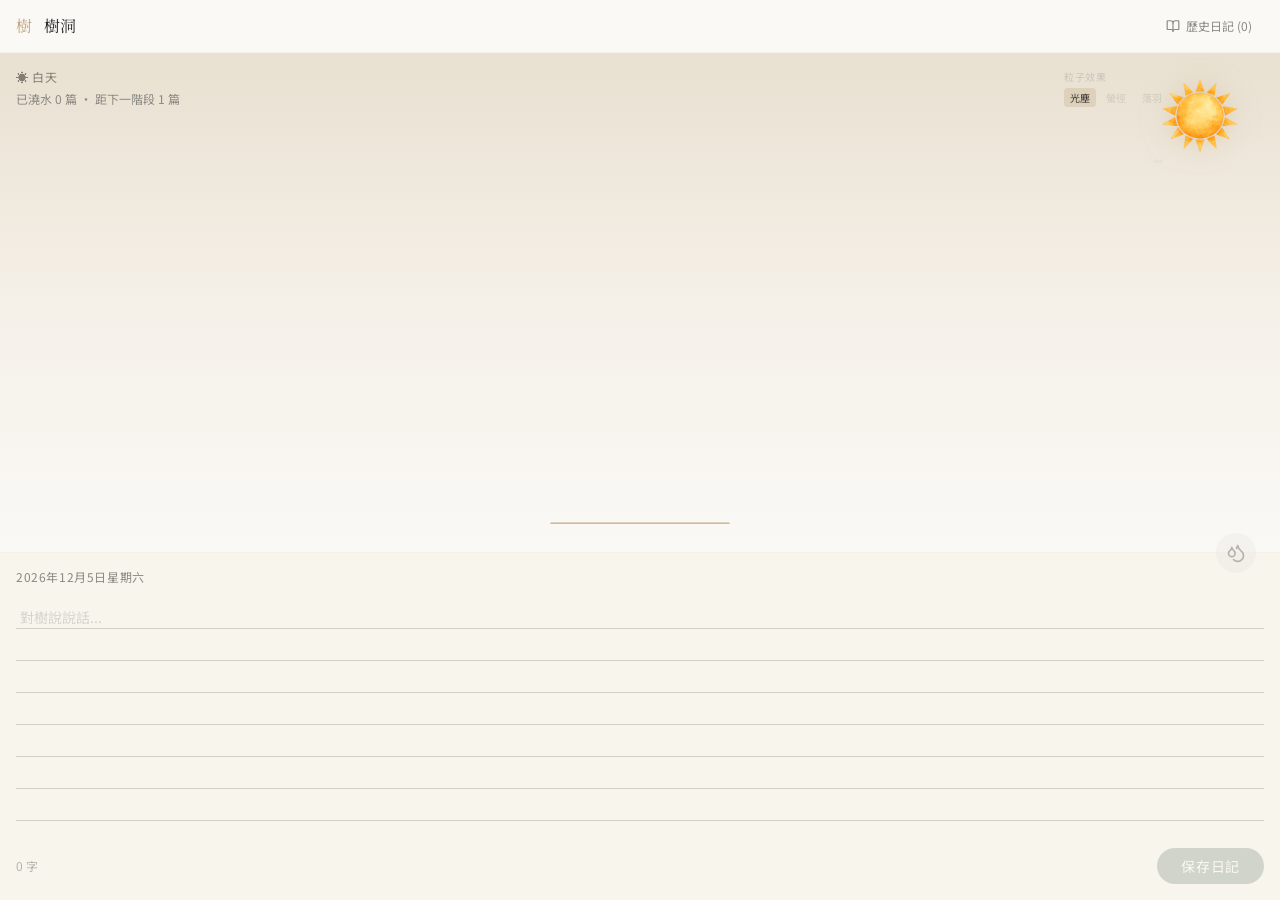
<file: treehole/index.html>
<!doctype html>
<html lang="zh-TW">
  <head>
    <meta charset="UTF-8" />
    <meta name="viewport" content="width=device-width, initial-scale=1.0" />
    <title>樹洞</title>
    <meta name="description" content="對樹說說話，記錄每一個當下" />
    <link rel="preconnect" href="https://fonts.googleapis.com">
    <link rel="preconnect" href="https://fonts.gstatic.com" crossorigin>
    <link href="https://fonts.googleapis.com/css2?family=Noto+Serif+SC:wght@400;500;600;700&family=Noto+Sans+SC:wght@300;400;500;600&display=swap" rel="stylesheet">
    <script type="module" crossorigin src="./assets/index-DqCd0Xh5.js"></script>
    <link rel="stylesheet" crossorigin href="./assets/index-UxHcL_Ul.css">
  </head>
  <body>
    <div id="root"></div>
  </body>
</html>
</file>
<file: treehole/assets/index-UxHcL_Ul.css>
*,:before,:after,::backdrop{--tw-border-spacing-x:0;--tw-border-spacing-y:0;--tw-translate-x:0;--tw-translate-y:0;--tw-rotate:0;--tw-skew-x:0;--tw-skew-y:0;--tw-scale-x:1;--tw-scale-y:1;--tw-pan-x: ;--tw-pan-y: ;--tw-pinch-zoom: ;--tw-scroll-snap-strictness:proximity;--tw-gradient-from-position: ;--tw-gradient-via-position: ;--tw-gradient-to-position: ;--tw-ordinal: ;--tw-slashed-zero: ;--tw-numeric-figure: ;--tw-numeric-spacing: ;--tw-numeric-fraction: ;--tw-ring-inset: ;--tw-ring-offset-width:0px;--tw-ring-offset-color:#fff;--tw-ring-color:#3b82f680;--tw-ring-offset-shadow:0 0 #0000;--tw-ring-shadow:0 0 #0000;--tw-shadow:0 0 #0000;--tw-shadow-colored:0 0 #0000;--tw-blur: ;--tw-brightness: ;--tw-contrast: ;--tw-grayscale: ;--tw-hue-rotate: ;--tw-invert: ;--tw-saturate: ;--tw-sepia: ;--tw-drop-shadow: ;--tw-backdrop-blur: ;--tw-backdrop-brightness: ;--tw-backdrop-contrast: ;--tw-backdrop-grayscale: ;--tw-backdrop-hue-rotate: ;--tw-backdrop-invert: ;--tw-backdrop-opacity: ;--tw-backdrop-saturate: ;--tw-backdrop-sepia: ;--tw-contain-size: ;--tw-contain-layout: ;--tw-contain-paint: ;--tw-contain-style: }*,:before,:after{box-sizing:border-box;border:0 solid #e5e7eb}:before,:after{--tw-content:""}html,:host{-webkit-text-size-adjust:100%;tab-size:4;font-feature-settings:normal;font-variation-settings:normal;-webkit-tap-highlight-color:transparent;font-family:Noto Sans SC,system-ui,sans-serif;line-height:1.5}body{line-height:inherit;margin:0}hr{height:0;color:inherit;border-top-width:1px}abbr:where([title]){-webkit-text-decoration:underline dotted;text-decoration:underline dotted}h1,h2,h3,h4,h5,h6{font-size:inherit;font-weight:inherit}a{color:inherit;-webkit-text-decoration:inherit;text-decoration:inherit}b,strong{font-weight:bolder}code,kbd,samp,pre{font-feature-settings:normal;font-variation-settings:normal;font-family:ui-monospace,SFMono-Regular,Menlo,Monaco,Consolas,Liberation Mono,Courier New,monospace;font-size:1em}small{font-size:80%}sub,sup{vertical-align:baseline;font-size:75%;line-height:0;position:relative}sub{bottom:-.25em}sup{top:-.5em}table{text-indent:0;border-color:inherit;border-collapse:collapse}button,input,optgroup,select,textarea{font-feature-settings:inherit;font-variation-settings:inherit;font-family:inherit;font-size:100%;font-weight:inherit;line-height:inherit;letter-spacing:inherit;color:inherit;margin:0;padding:0}button,select{text-transform:none}button,input:where([type=button]),input:where([type=reset]),input:where([type=submit]){-webkit-appearance:button;background-color:#0000;background-image:none}:-moz-focusring{outline:auto}:-moz-ui-invalid{box-shadow:none}progress{vertical-align:baseline}::-webkit-inner-spin-button{height:auto}::-webkit-outer-spin-button{height:auto}[type=search]{-webkit-appearance:textfield;outline-offset:-2px}::-webkit-search-decoration{-webkit-appearance:none}::-webkit-file-upload-button{-webkit-appearance:button;font:inherit}summary{display:list-item}blockquote,dl,dd,h1,h2,h3,h4,h5,h6,hr,figure,p,pre{margin:0}fieldset{margin:0;padding:0}legend{padding:0}ol,ul,menu{margin:0;padding:0;list-style:none}dialog{padding:0}textarea{resize:vertical}input::-moz-placeholder{opacity:1;color:#9ca3af}textarea::-moz-placeholder{opacity:1;color:#9ca3af}input::placeholder,textarea::placeholder{opacity:1;color:#9ca3af}button,[role=button]{cursor:pointer}:disabled{cursor:default}img,svg,video,canvas,audio,iframe,embed,object{vertical-align:middle;display:block}img,video{max-width:100%;height:auto}[hidden]:where(:not([hidden=until-found])){display:none}html,body,#root{min-height:100vh;font-family:Noto Sans SC,PingFang SC,system-ui,sans-serif}.pointer-events-none{pointer-events:none}.absolute{position:absolute}.relative{position:relative}.inset-0{inset:0}.-top-5{top:-1.25rem}.bottom-20{bottom:5rem}.bottom-24{bottom:6rem}.left-1\/2{left:50%}.left-4{left:1rem}.right-28{right:7rem}.right-6{right:1.5rem}.right-8{right:2rem}.top-4{top:1rem}.z-10{z-index:10}.z-20{z-index:20}.z-\[5\]{z-index:5}.mb-2{margin-bottom:.5rem}.mb-4{margin-bottom:1rem}.mt-1\.5{margin-top:.375rem}.block{display:block}.flex{display:flex}.h-10{height:2.5rem}.h-20{height:5rem}.h-3\.5{height:.875rem}.h-5{height:1.25rem}.h-6{height:1.5rem}.h-64{height:16rem}.h-full{height:100%}.min-h-\[120px\]{min-height:120px}.min-h-\[55vh\]{min-height:55vh}.min-h-screen{min-height:100vh}.w-10{width:2.5rem}.w-20{width:5rem}.w-3\.5{width:.875rem}.w-5{width:1.25rem}.w-56{width:14rem}.w-6{width:1.5rem}.w-full{width:100%}.flex-1{flex:1}.flex-\[4\]{flex:4}.flex-\[6\]{flex:6}.-translate-x-1\/2{--tw-translate-x:-50%;transform:translate(var(--tw-translate-x), var(--tw-translate-y)) rotate(var(--tw-rotate)) skewX(var(--tw-skew-x)) skewY(var(--tw-skew-y)) scaleX(var(--tw-scale-x)) scaleY(var(--tw-scale-y))}.transform{transform:translate(var(--tw-translate-x), var(--tw-translate-y)) rotate(var(--tw-rotate)) skewX(var(--tw-skew-x)) skewY(var(--tw-skew-y)) scaleX(var(--tw-scale-x)) scaleY(var(--tw-scale-y))}@keyframes pulse{50%{opacity:.5}}.animate-pulse{animation:2s cubic-bezier(.4,0,.6,1) infinite pulse}.cursor-not-allowed{cursor:not-allowed}.cursor-pointer{cursor:pointer}.resize-none{resize:none}.resize{resize:both}.flex-col{flex-direction:column}.items-center{align-items:center}.justify-end{justify-content:flex-end}.justify-center{justify-content:center}.justify-between{justify-content:space-between}.gap-1{gap:.25rem}.gap-1\.5{gap:.375rem}.gap-3{gap:.75rem}.overflow-hidden{overflow:hidden}.overflow-y-auto{overflow-y:auto}.whitespace-pre-wrap{white-space:pre-wrap}.rounded{border-radius:.25rem}.rounded-full{border-radius:9999px}.rounded-xl{border-radius:.75rem}.border{border-width:1px}.border-b{border-bottom-width:1px}.border-t{border-top-width:1px}.border-pale-gray\/30{border-color:#e8e6e14d}.border-pale-gray\/40{border-color:#e8e6e166}.bg-\[\#F8F5ED\]{--tw-bg-opacity:1;background-color:rgb(248 245 237/var(--tw-bg-opacity,1))}.bg-cream{--tw-bg-opacity:1;background-color:rgb(245 243 238/var(--tw-bg-opacity,1))}.bg-pale-gold{--tw-bg-opacity:1;background-color:rgb(196 168 130/var(--tw-bg-opacity,1))}.bg-pale-gold\/20{background-color:#c4a88233}.bg-pale-gold\/30{background-color:#c4a8824d}.bg-pale-gold\/70{background-color:#c4a882b3}.bg-pale-gray\/40{background-color:#e8e6e166}.bg-pale-green{--tw-bg-opacity:1;background-color:rgb(122 139 124/var(--tw-bg-opacity,1))}.bg-transparent{background-color:#0000}.bg-warm-white{--tw-bg-opacity:1;background-color:rgb(250 249 246/var(--tw-bg-opacity,1))}.bg-warm-white\/80{background-color:#faf9f6cc}.p-1{padding:.25rem}.p-4{padding:1rem}.px-1\.5{padding-left:.375rem;padding-right:.375rem}.px-3{padding-left:.75rem;padding-right:.75rem}.px-4{padding-left:1rem;padding-right:1rem}.px-6{padding-left:1.5rem;padding-right:1.5rem}.py-0\.5{padding-top:.125rem;padding-bottom:.125rem}.py-1\.5{padding-top:.375rem;padding-bottom:.375rem}.py-12{padding-top:3rem;padding-bottom:3rem}.py-2{padding-top:.5rem;padding-bottom:.5rem}.py-3{padding-top:.75rem;padding-bottom:.75rem}.text-center{text-align:center}.font-serif{font-family:Noto Serif SC,Songti SC,STSong,serif}.text-\[10px\]{font-size:10px}.text-base{font-size:1rem;line-height:1.5rem}.text-lg{font-size:1.125rem;line-height:1.75rem}.text-sm{font-size:.875rem;line-height:1.25rem}.text-xs{font-size:.75rem;line-height:1rem}.leading-relaxed{line-height:1.625}.tracking-wide{letter-spacing:.025em}.tracking-wider{letter-spacing:.05em}.text-ink{--tw-text-opacity:1;color:rgb(44 44 44/var(--tw-text-opacity,1))}.text-muted{--tw-text-opacity:1;color:rgb(138 136 130/var(--tw-text-opacity,1))}.text-pale-gold{--tw-text-opacity:1;color:rgb(196 168 130/var(--tw-text-opacity,1))}.text-pale-gray{--tw-text-opacity:1;color:rgb(232 230 225/var(--tw-text-opacity,1))}.text-pale-gray\/30{color:#e8e6e14d}.text-pale-gray\/40{color:#e8e6e166}.text-pale-gray\/70{color:#e8e6e1b3}.text-pale-green{--tw-text-opacity:1;color:rgb(122 139 124/var(--tw-text-opacity,1))}.text-soft-gray{--tw-text-opacity:1;color:rgb(181 179 173/var(--tw-text-opacity,1))}.text-soft-gray\/50{color:#b5b3ad80}.text-soft-gray\/60{color:#b5b3ad99}.text-warm-ink{--tw-text-opacity:1;color:rgb(61 59 54/var(--tw-text-opacity,1))}.text-warm-ink\/60{color:#3d3b3699}.text-white{--tw-text-opacity:1;color:rgb(255 255 255/var(--tw-text-opacity,1))}.outline-none{outline-offset:2px;outline:2px solid #0000}.drop-shadow{--tw-drop-shadow:drop-shadow(0 1px 2px #0000001a) drop-shadow(0 1px 1px #0000000f);filter:var(--tw-blur) var(--tw-brightness) var(--tw-contrast) var(--tw-grayscale) var(--tw-hue-rotate) var(--tw-invert) var(--tw-saturate) var(--tw-sepia) var(--tw-drop-shadow)}.drop-shadow-\[0_0_12px_rgba\(212\,184\,150\,0\.5\)\]{--tw-drop-shadow:drop-shadow(0 0 12px #d4b89680);filter:var(--tw-blur) var(--tw-brightness) var(--tw-contrast) var(--tw-grayscale) var(--tw-hue-rotate) var(--tw-invert) var(--tw-saturate) var(--tw-sepia) var(--tw-drop-shadow)}.drop-shadow-\[0_0_16px_rgba\(232\,220\,200\,0\.6\)\]{--tw-drop-shadow:drop-shadow(0 0 16px #e8dcc899);filter:var(--tw-blur) var(--tw-brightness) var(--tw-contrast) var(--tw-grayscale) var(--tw-hue-rotate) var(--tw-invert) var(--tw-saturate) var(--tw-sepia) var(--tw-drop-shadow)}.filter{filter:var(--tw-blur) var(--tw-brightness) var(--tw-contrast) var(--tw-grayscale) var(--tw-hue-rotate) var(--tw-invert) var(--tw-saturate) var(--tw-sepia) var(--tw-drop-shadow)}.backdrop-blur-sm{--tw-backdrop-blur:blur(4px);-webkit-backdrop-filter:var(--tw-backdrop-blur) var(--tw-backdrop-brightness) var(--tw-backdrop-contrast) var(--tw-backdrop-grayscale) var(--tw-backdrop-hue-rotate) var(--tw-backdrop-invert) var(--tw-backdrop-opacity) var(--tw-backdrop-saturate) var(--tw-backdrop-sepia);backdrop-filter:var(--tw-backdrop-blur) var(--tw-backdrop-brightness) var(--tw-backdrop-contrast) var(--tw-backdrop-grayscale) var(--tw-backdrop-hue-rotate) var(--tw-backdrop-invert) var(--tw-backdrop-opacity) var(--tw-backdrop-saturate) var(--tw-backdrop-sepia)}.transition-all{transition-property:all;transition-duration:.15s;transition-timing-function:cubic-bezier(.4,0,.2,1)}.transition-colors{transition-property:color,background-color,border-color,text-decoration-color,fill,stroke;transition-duration:.15s;transition-timing-function:cubic-bezier(.4,0,.2,1)}.duration-300{transition-duration:.3s}.ease-in{transition-timing-function:cubic-bezier(.4,0,1,1)}.ease-in-out{transition-timing-function:cubic-bezier(.4,0,.2,1)}.placeholder\:text-soft-gray\/50::placeholder{color:#b5b3ad80}.hover\:scale-110:hover{--tw-scale-x:1.1;--tw-scale-y:1.1;transform:translate(var(--tw-translate-x), var(--tw-translate-y)) rotate(var(--tw-rotate)) skewX(var(--tw-skew-x)) skewY(var(--tw-skew-y)) scaleX(var(--tw-scale-x)) scaleY(var(--tw-scale-y))}.hover\:bg-pale-gray\/30:hover{background-color:#e8e6e14d}.hover\:bg-soft-green:hover{--tw-bg-opacity:1;background-color:rgb(92 107 94/var(--tw-bg-opacity,1))}.hover\:text-muted:hover{--tw-text-opacity:1;color:rgb(138 136 130/var(--tw-text-opacity,1))}.hover\:text-pale-gray\/60:hover{color:#e8e6e199}.disabled\:cursor-not-allowed:disabled{cursor:not-allowed}.disabled\:opacity-30:disabled{opacity:.3}@media (width>=768px){.md\:h-24{height:6rem}.md\:h-72{height:18rem}.md\:w-24{width:6rem}.md\:w-64{width:16rem}}
</file>
